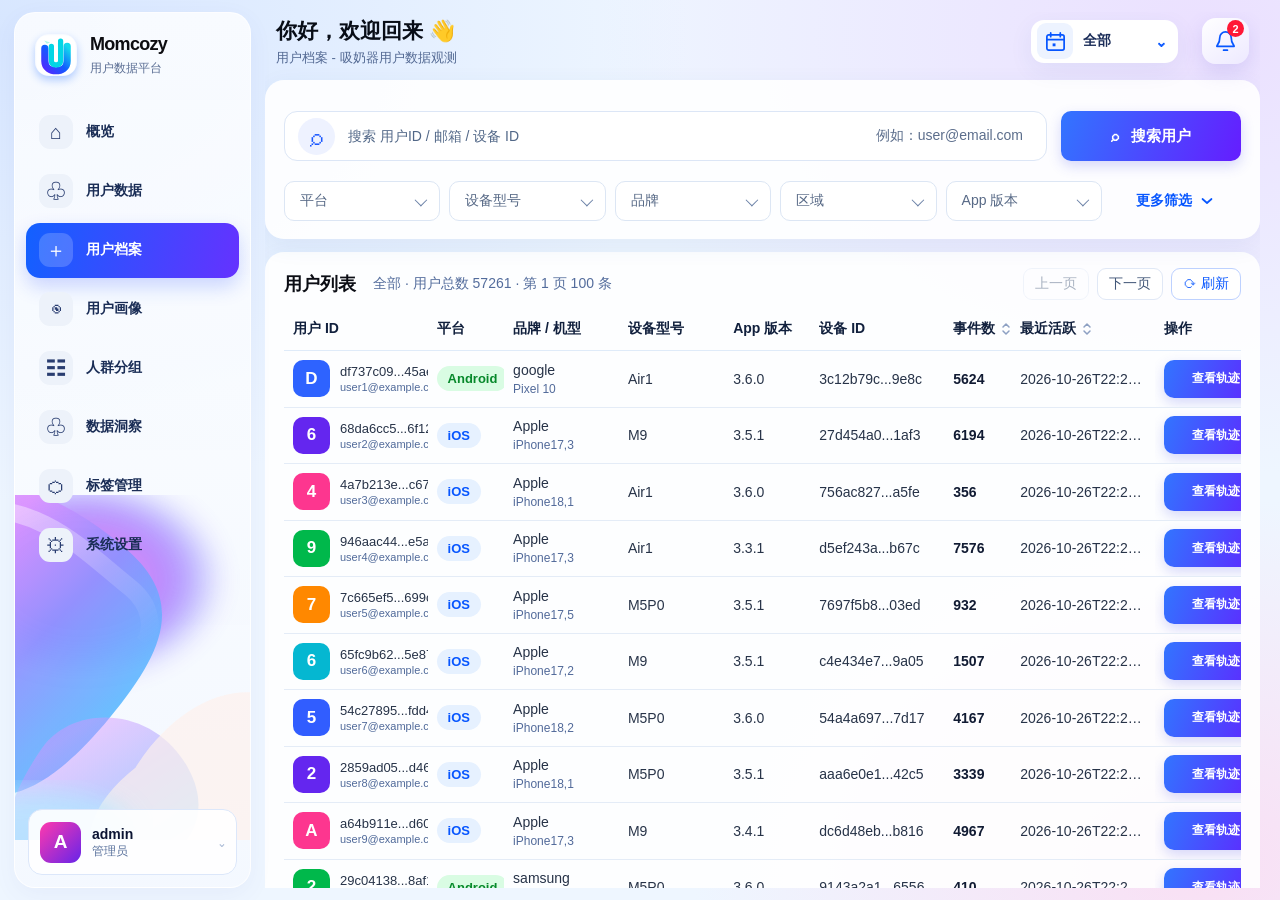
<file: index.html>
<!doctype html><html lang="zh-CN"><head><meta charset="utf-8"><meta name="viewport" content="width=device-width,initial-scale=1"><title>用户列表 - Momcozy 用户数据平台</title><link rel="stylesheet" href="styles.css?v=479a67ed4de1"></head><body data-page="users"><div id="app"></div><script src="app.js?v=479a67ed4de1"></script><script src="interactions.js?v=479a67ed4de1"></script></body></html>
</file>
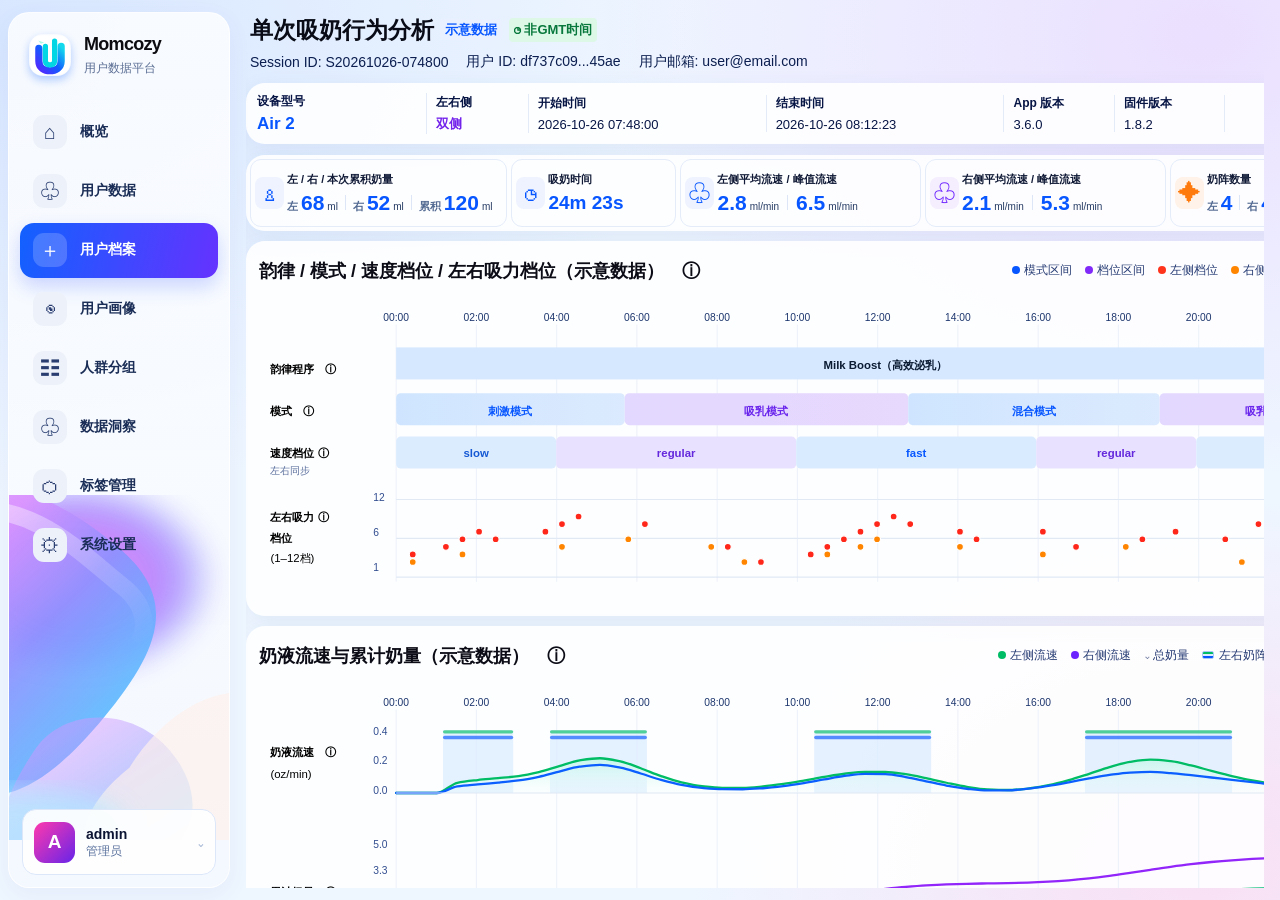
<file: session-analysis.html>
<!doctype html><html lang="zh-CN"><head><meta charset="utf-8"><meta name="viewport" content="width=device-width,initial-scale=1"><title>单次吸奶行为分析 - Momcozy 用户数据平台</title><link rel="stylesheet" href="styles.css?v=479a67ed4de1"></head><body data-page="session"><div id="app"></div><script src="app.js?v=479a67ed4de1"></script><script src="interactions.js?v=479a67ed4de1"></script></body></html>
</file>
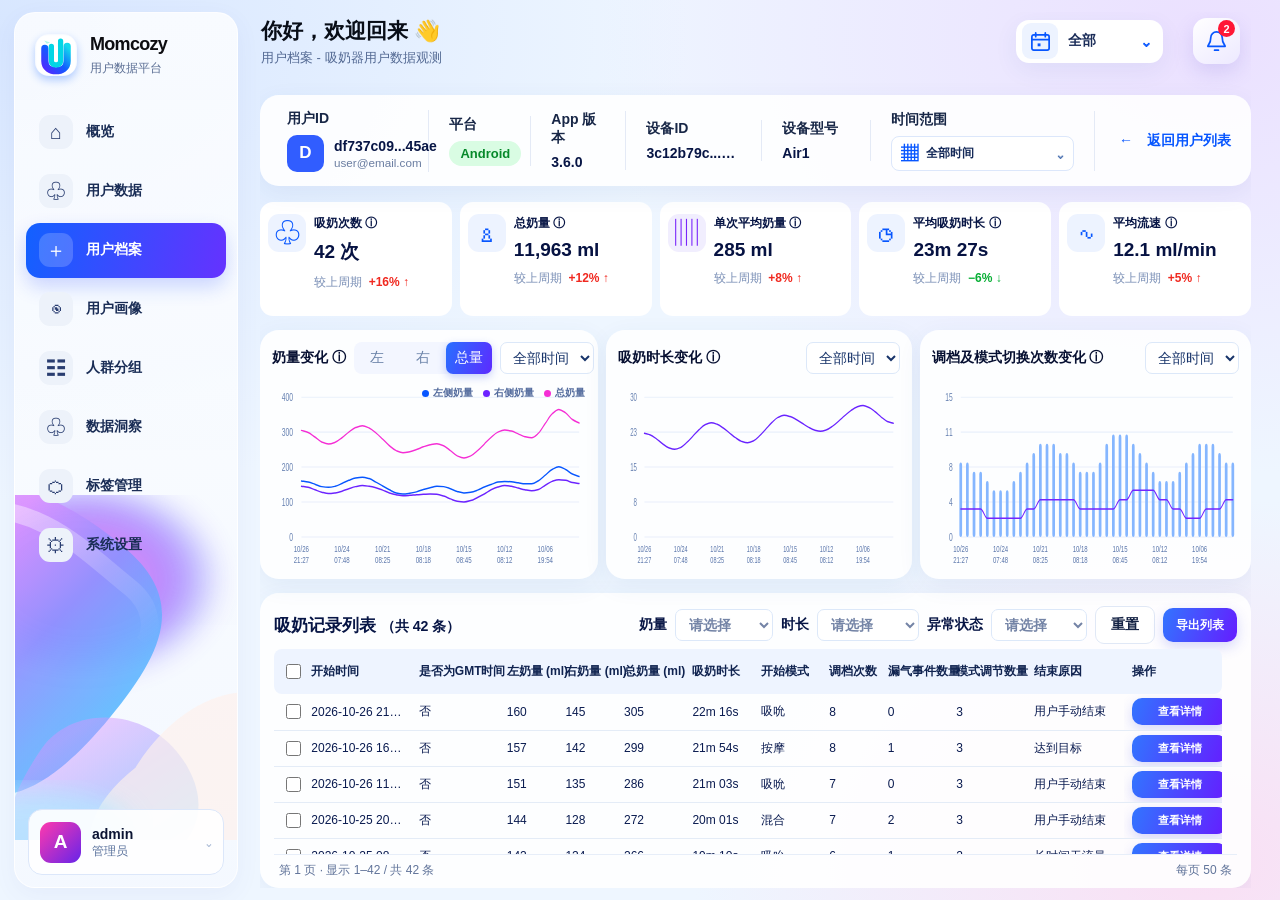
<file: user-track.html>
<!doctype html><html lang="zh-CN"><head><meta charset="utf-8"><meta name="viewport" content="width=device-width,initial-scale=1"><title>用户轨迹 - Momcozy 用户数据平台</title><link rel="stylesheet" href="styles.css?v=479a67ed4de1"></head><body data-page="track"><div id="app"></div><script src="app.js?v=479a67ed4de1"></script><script src="interactions.js?v=479a67ed4de1"></script></body></html>
</file>
<file: styles.css>
:root{--ink:#071545;--muted:#5b6f9d;--blue:#0756ff;--violet:#6625f8;--line:#e1eafb;--soft:#f3f7ff;--white:#fff;--green:#0dbc40;--shadow:0 7px 24px rgba(46,78,160,.07)}*{box-sizing:border-box}html{font-family:Inter,-apple-system,BlinkMacSystemFont,"PingFang SC","Microsoft YaHei",Arial,sans-serif}body{margin:0;color:var(--ink);min-width:1180px;background:radial-gradient(ellipse at 0 4%,#d7e6ff 0,transparent 38%),radial-gradient(ellipse at 94% 4%,#ebe0ff 0,transparent 36%),radial-gradient(ellipse at 94% 96%,#f9dff4 0,transparent 30%),#eef6ff;font-size:14px}button,input,select{font:inherit}button{cursor:pointer}a{color:inherit;text-decoration:none}.app-shell{display:grid;grid-template-columns:238px minmax(0,1fr);gap:12px;min-height:100vh;padding:12px 14px}.sidebar{position:relative;overflow:hidden;background:linear-gradient(180deg,rgba(255,255,255,.79),rgba(246,249,255,.77));border:1px solid rgba(255,255,255,.8);border-radius:21px;min-height:calc(100vh - 24px);display:flex;flex-direction:column;box-shadow:0 7px 25px rgba(80,92,184,.06)}.sidebar-art{position:absolute;bottom:47px;left:-22px;width:275px;height:345px;background:url(assets/sidebar-art.svg) center/cover no-repeat;pointer-events:none;opacity:.94}.brand{display:flex;align-items:center;gap:13px;padding:21px 20px 26px;position:relative;z-index:1}.brand-logo{width:42px;height:42px;border-radius:14px;box-shadow:0 4px 9px #aecaff;flex:0 0 auto}.brand strong{display:block;color:#0d0d11;font-size:18px;letter-spacing:-.7px;line-height:1.2}.brand small{display:block;color:#5b6e94;margin-top:4px;font-size:12px}.nav{position:relative;z-index:1;display:flex;flex-direction:column;gap:4px;padding:2px 11px}.nav a{height:55px;display:flex;align-items:center;gap:13px;padding:0 13px;border-radius:14px;font-weight:600;color:#1a2d56}.nav a.active{color:white;background:linear-gradient(103deg,#1261ff,#6532ff);box-shadow:0 9px 19px #274cff36}.nav-icon{width:34px;height:34px;display:grid;place-items:center;border-radius:11px;background:#edf2fa;color:#293d70;font-size:20px;font-weight:400}.active .nav-icon{background:#ffffff30;color:white}.profile{z-index:1;margin:auto 13px 12px;display:flex;align-items:center;gap:11px;background:rgba(255,255,255,.9);border:1px solid #dce7fa;border-radius:14px;padding:9px 11px;height:66px}.avatar-admin{width:41px;height:41px;border-radius:11px;background:linear-gradient(135deg,#ff39ad,#6724e9);color:white;font-weight:700;font-size:19px;display:grid;place-items:center}.profile strong{display:block;color:#0b1433;font-size:14px}.profile small{display:block;color:#58709b;margin-top:2px}.profile .caret{margin-left:auto;color:#6f8bb8}.workspace{min-width:0}.topbar{height:68px;display:flex;align-items:flex-start;justify-content:space-between;padding:6px 11px 0}.topbar h1{font-size:21px;line-height:1.25;margin:0;color:#080d17;font-weight:800}.topbar p{margin:5px 0 0;color:#536993;font-size:13px}.top-actions{display:flex;gap:24px;align-items:center}.icon-notice{position:relative;display:grid;place-items:center;width:47px;height:46px;border:0;border-radius:14px;color:#0756ff;background:linear-gradient(145deg,#fff,#ede9ff);box-shadow:0 8px 20px #7d73d933;font-size:23px}.icon-notice b{position:absolute;top:2px;right:5px;border-radius:50%;background:#ff1736;color:white;font-size:11px;min-width:17px;height:17px;display:grid;place-items:center}.top-select{height:43px;min-width:147px;background:#fff;border:0;border-radius:13px;box-shadow:var(--shadow);padding:0 15px;display:flex;align-items:center;gap:12px;color:#1b2d59;font-weight:600}.top-select .down{margin-left:auto;color:#0756ff}.calendar-ico{color:#0756ff;font-size:22px}.panel{background:rgba(255,255,255,.91);border-radius:19px;box-shadow:var(--shadow)}.primary-btn,.row-btn{border:0;background:linear-gradient(110deg,#3275ff,#651dff);color:#fff;border-radius:10px;font-weight:700;box-shadow:0 5px 13px #3d47e835}.primary-btn:hover,.row-btn:hover{filter:brightness(1.09)}.outline-btn{border:1px solid #e0e8f6;background:#fff;border-radius:9px;color:#152345;font-weight:700;height:38px;padding:0 15px}.outline-btn:hover{border-color:#2662ff;color:#0756ff}.tiny-select{height:34px;border:1px solid #dce7f7;border-radius:8px;background:#fff;padding:0 12px;color:#1a2852;min-width:90px}.tiny-select:focus,.filter-select:focus,.search-input:focus{outline:2px solid #85a9ff}.link-blue{color:#0756ff;font-weight:700;cursor:pointer}.filter-panel{padding:31px 19px 18px;margin-bottom:13px}.search-row{display:flex;gap:14px}.search-box{height:50px;display:flex;align-items:center;gap:11px;border:1px solid #dce6f6;border-radius:13px;background:#fff;flex:1;padding:0 13px}.search-lens{width:37px;height:37px;background:#eef2ff;border-radius:50%;display:grid;place-items:center;color:#1957ff;font-size:25px}.search-input{border:0;outline:0;flex:1;min-width:0;color:#1c2b50}.search-input::placeholder{color:#526888}.search-example{color:#5c6e8c;margin-right:10px;white-space:nowrap}.search-submit{width:180px;font-size:15px}.filter-row{display:grid;grid-template-columns:repeat(5,minmax(0,1fr)) 155px;gap:18px;margin-top:20px}.filter-select{height:40px;width:100%;border:1px solid #dce6f4;border-radius:10px;background:#fff;color:#576986;padding:0 15px;appearance:none;background-image:url("data:image/svg+xml,%3Csvg xmlns='http://www.w3.org/2000/svg' width='12' height='8'%3E%3Cpath d='m1 1 5 5 5-5' fill='none' stroke='%236a80a6' stroke-width='1.5'/%3E%3C/svg%3E");background-repeat:no-repeat;background-position:right 15px center}.more-filter{border:0;background:none;color:#0756ff;font-weight:700;white-space:nowrap}.extra-filters{display:none;margin-top:15px;gap:14px;align-items:center}.extra-filters.open{display:flex}.extra-filters label{color:#496087}.extra-filters input{height:36px;border:1px solid #dce6f4;border-radius:8px;padding:0 10px;width:130px}.users-panel{padding:16px 19px 10px;min-height:665px}.panel-heading{display:flex;align-items:center;gap:17px;margin-bottom:17px}.panel-heading h2{margin:0;color:#0b0d14;font-size:18px}.panel-heading span{color:#536c9c}.table-wrap{overflow-x:auto}.data-table{border-collapse:collapse;width:100%;table-layout:fixed}.data-table th{text-align:left;padding:8px 9px 12px;font-size:14px;font-weight:700;color:#11203d;white-space:nowrap;border-bottom:1px solid #dfebf9}.data-table td{padding:7px 9px;height:55px;border-bottom:1px solid #e4ecf7;color:#273348;white-space:nowrap;overflow:hidden;text-overflow:ellipsis}.data-table tbody tr:hover{background:#f8faff}.user-ident{display:flex;align-items:center;gap:10px;min-width:0}.user-avatar{width:37px;height:37px;flex:0 0 auto;border-radius:10px;color:#fff;font-size:17px;font-weight:700;display:grid;place-items:center}.user-ident .idline{overflow:hidden;text-overflow:ellipsis;font-size:13px}.user-ident small{display:block;font-size:11px;color:#506a9a;margin-top:2px;overflow:hidden;text-overflow:ellipsis}.platform-pill{display:inline-block;padding:5px 11px;border-radius:18px;font-weight:700;font-size:13px}.platform-pill.ios{background:#e6f1ff;color:#0756ff}.platform-pill.android{background:#d9fce3;color:#07892b}.brand-model small{display:block;color:#526a9a;font-size:12px;margin-top:4px}.event-count{font-weight:700;color:#111b33}.row-btn{height:38px;padding:0 21px;font-size:12px;min-width:105px}.empty{padding:30px;text-align:center;color:#6980a7}.pager{display:flex;justify-content:flex-end;align-items:center;gap:8px;padding-top:10px;color:#5b6d91}.pager button{border:1px solid #dbe6f7;background:#fff;border-radius:7px;padding:4px 9px;color:#315da6}.pager button:disabled{opacity:.4}.track-summary{display:grid;grid-template-columns:1.1fr .75fr .7fr 1fr .8fr 1.65fr 1fr;align-items:center;min-height:91px;padding:8px 20px;margin-bottom:16px}.summary-field{min-width:0;padding:0 20px;border-right:1px solid #e4eaf6}.summary-field:first-child{padding-left:7px}.summary-field:last-child{border:0;text-align:right;padding-right:0}.summary-field label{display:block;color:#182747;font-weight:700;margin-bottom:7px}.summary-field strong{display:block;overflow:hidden;text-overflow:ellipsis;white-space:nowrap}.summary-user{display:flex;align-items:center;gap:10px}.summary-user small{display:block;color:#6a7da1;margin-top:2px}.summary-date{border:1px solid #dce7fb;border-radius:8px;height:35px;width:100%;background:#fff;color:#132657;padding:0 8px;font-weight:600}.kpi-grid{display:grid;grid-template-columns:repeat(6,minmax(0,1fr));gap:15px;margin-bottom:14px}.kpi{height:114px;background:#fff;border-radius:13px;padding:17px 13px;display:flex;gap:13px;min-width:0}.kpi-icon{width:47px;height:47px;flex:0 0 auto;background:#edf3ff;border-radius:11px;color:#0756ff;display:grid;place-items:center;font-size:27px}.kpi:nth-child(3n) .kpi-icon{background:#f1eefe;color:#7924fa}.kpi:nth-child(6) .kpi-icon{background:#fff0ed;color:#fb3b34}.kpi label{display:block;font-weight:700;white-space:nowrap;font-size:12px;margin:1px 0 7px}.kpi strong{display:block;font-size:22px;color:#061242;white-space:nowrap}.kpi small{display:block;color:#7a8fb6;white-space:nowrap;margin-top:9px;font-size:12px}.rise{color:#f02920}.fall{color:#08af35}.chart-grid{display:grid;grid-template-columns:1.04fr .94fr 1.02fr;gap:15px;margin-bottom:14px}.chart-panel{height:249px;padding:12px 12px 8px;min-width:0}.chart-title{display:flex;justify-content:space-between;align-items:center;gap:8px}.chart-title h3{font-size:17px;color:#071032;margin:0;white-space:nowrap}.chart-title select,.chart-title button{height:32px;border:1px solid #dce8f9;background:#fff;border-radius:7px;color:#18346a;padding:0 8px}.chart-title .tabs{display:flex;background:#f3f6ff;border-radius:8px}.chart-title .tabs button{min-width:46px;border:0;background:none;color:#6b83a9}.chart-title .tabs button.selected{background:linear-gradient(110deg,#2870ff,#5d2bff);color:white;box-shadow:0 3px 8px #3c59eb4a}.mini-chart{height:192px;width:100%;display:block;margin-top:4px}.chart-tooltip{position:absolute;pointer-events:none;background:#fff;border-radius:9px;box-shadow:0 4px 16px #7992bd50;padding:8px 11px;color:#0b1740;font-size:12px;z-index:5;white-space:nowrap;display:none}.chart-tooltip.show{display:block}.session-list{padding:13px 14px 8px;min-height:319px}.section-bar{display:flex;align-items:center;justify-content:space-between;margin-bottom:12px}.section-bar h2{font-size:17px;margin:0}.session-filters{display:flex;align-items:center;gap:12px;font-weight:700}.session-filters select{height:32px;min-width:108px;border:1px solid #dce8f9;border-radius:7px;background:#fff;color:#7484a6;padding:0 9px}.session-table th{background:#eef4ff;border:0;padding:12px 8px;font-size:12px;color:#102350}.session-table th:first-child{border-radius:8px 0 0 8px}.session-table th:last-child{border-radius:0 8px 8px 0}.session-table td{height:36px;padding:4px 8px;font-size:12px;color:#0a1b50}.session-table .row-btn{height:27px;min-width:95px;padding:0 10px;font-size:11px}.status-pill{display:inline-block;padding:4px 9px;border-radius:6px;font-weight:700}.status-pill.good{background:#ddffe6;color:#05a934}.status-pill.warn{background:#fff1df;color:#e67500}.status-pill.bad{background:#ffebeb;color:#f52331}.session-top{display:flex;justify-content:space-between;align-items:flex-start;padding:3px 4px 0;height:71px}.session-top h1{font-size:23px;margin:0;color:#090c17}.session-top h1 em{font-size:13px;color:#0756ff;font-style:normal;background:#e9f0ff;padding:3px 5px;border-radius:4px;vertical-align:4px}.session-top p{font-size:14px;color:#0b1e4f;margin:7px 0 0}.session-user{display:flex;align-items:center;gap:10px}.session-user label{display:block;font-size:12px;margin-bottom:5px}.session-user strong{display:block;color:#0a0d17}.session-user small{display:block;color:#667da5}.session-meta{display:grid;grid-template-columns:1.05fr .7fr 1.7fr 1.7fr .8fr .8fr 1.4fr 3fr;align-items:center;min-height:66px;padding:7px 11px;margin-bottom:12px}.meta-cell{border-right:1px solid #e4ebf8;padding:0 18px;min-width:0}.meta-cell:first-child{padding-left:0}.meta-cell label{display:block;font-weight:700;font-size:12px;margin-bottom:4px}.meta-cell strong{white-space:nowrap;font-size:13px}.meta-cell .blue-text{color:#0756ff;font-size:17px}.meta-actions{display:flex;gap:10px;justify-content:flex-end;padding-left:12px}.meta-actions .primary-btn{height:40px;padding:0 20px;white-space:nowrap}.meta-actions .outline-btn{white-space:nowrap;height:40px}.metric-strip{display:grid;grid-template-columns:1fr 1fr 1.28fr 1.55fr 1.55fr .85fr .85fr .75fr;gap:8px;padding:7px;margin-bottom:10px}.metric{border:1px solid #e4ecfa;border-radius:11px;min-height:68px;padding:9px 8px;display:flex;align-items:center;gap:8px;white-space:nowrap;overflow:hidden}.metric-icon{height:38px;width:38px;flex:0 0 auto;border-radius:8px;background:#eef3ff;color:#0756ff;display:grid;place-items:center;font-size:23px}.metric:nth-child(4) .metric-icon{color:#6f25ff;background:#f4eeff}.metric:nth-child(5) .metric-icon{color:#ff7a0c;background:#fff2e8}.metric label{display:block;font-weight:700;font-size:11px;color:#111b37;margin-bottom:5px}.metric strong{font-size:22px;color:#0756ff}.metric small{font-size:12px;color:#162751}.metric .metric-sub{font-size:11px;color:#0756ff}.analysis-layout{display:grid;grid-template-columns:minmax(0,1fr) 268px;gap:12px}.analysis-main{min-width:0}.detail-chart{padding:12px 13px 8px;margin-bottom:10px;height:300px;overflow:hidden}.detail-chart.lower{height:420px}.detail-header{display:flex;align-items:center;gap:15px;min-height:35px}.detail-header h2{font-size:18px;color:#0b0c16;white-space:nowrap;margin:0}.detail-legend{display:flex;align-items:center;gap:13px;margin-left:auto;color:#283d75;font-size:12px;white-space:nowrap}.legend-dot{width:8px;height:8px;display:inline-block;border-radius:50%;margin-right:4px}.detail-tools{display:flex;gap:7px}.detail-tools button,.detail-tools select{border:1px solid #e1eaf7;background:#fff;border-radius:7px;height:33px;color:#233860;padding:0 9px}.detail-svg{width:100%;height:252px;display:block}.lower .detail-svg{height:365px}.event-pane{padding:10px 11px;min-height:730px;overflow:hidden}.event-pane h2{font-size:17px;margin:0 0 11px;color:#080a13;display:flex;justify-content:space-between}.event-pane h2 button{border:0;background:none;color:#1c3265;font-size:19px}.event-type{display:inline-block;background:#fff1e3;border-radius:6px;padding:5px 9px;font-weight:700;color:#2b261f;margin-bottom:7px}.event-type:before{content:'●';color:#ff7c00;margin-right:7px}.event-info{display:grid;grid-template-columns:79px minmax(0,1fr);gap:6px 7px;font-size:12px;padding:3px 6px 12px;border-bottom:1px solid #e5edfa}.event-info dt{font-weight:700;color:#304772}.event-info dd{margin:0;overflow:hidden;text-overflow:ellipsis;white-space:nowrap}.event-side{margin-top:10px;border:1px solid #dce8f7;border-radius:8px;overflow:hidden}.event-side h3{margin:0;padding:7px 11px;font-size:13px;color:#0756ff;background:#dff5ff}.event-side.right h3{color:#f07500;background:#fff0e1}.event-side div{display:flex;justify-content:space-between;padding:6px 10px;border-top:1px solid #e9eef7;font-size:12px}.event-side div span{font-weight:700}.event-side mark{color:#00a632;background:#ddffe6;border-radius:4px;padding:1px 5px}.full-log{width:100%;height:38px;background:white;border:1px solid #0756ff;color:#0756ff;font-weight:700;border-radius:8px;margin-top:10px}.toast{position:fixed;bottom:24px;right:25px;color:white;background:#14255b;padding:11px 18px;border-radius:9px;box-shadow:0 8px 20px #17235345;z-index:20}.modal-backdrop{position:fixed;inset:0;background:#111e4d70;display:flex;align-items:center;justify-content:center;z-index:30}.modal{width:min(700px,90vw);max-height:80vh;overflow:auto;border-radius:17px;background:white;box-shadow:0 20px 60px #15204850;padding:24px}.modal h2{margin:0 0 16px}.modal pre{white-space:pre-wrap;font-size:12px;color:#263c6e;background:#f2f6ff;padding:14px;border-radius:10px}.modal-close{float:right;border:0;background:#edf2ff;border-radius:6px;width:28px;height:28px}.hidden{display:none!important}@media(max-width:1390px){.app-shell{grid-template-columns:215px minmax(0,1fr)}.filter-row{gap:9px;grid-template-columns:repeat(5,minmax(0,1fr)) 130px}.kpi-grid{gap:8px}.kpi{padding:12px 8px;gap:8px}.kpi-icon{width:38px;height:38px}.kpi strong{font-size:19px}.chart-grid{gap:8px}.chart-title h3{font-size:14px}.session-meta{grid-template-columns:1fr .6fr 1.4fr 1.4fr .65fr .65fr 1fr 2.7fr}.meta-cell{padding:0 9px}.metric-strip{gap:4px}.metric{gap:3px;padding:7px 4px}.metric-icon{width:29px;height:32px}.metric strong{font-size:18px}}@media(max-width:1200px){body{min-width:1000px}.app-shell{grid-template-columns:190px minmax(0,1fr);padding:8px}.sidebar{min-height:calc(100vh - 16px)}.nav a{gap:7px;padding:0 8px}.brand{padding-left:12px}.track-summary{overflow-x:auto}.summary-field{padding:0 8px}.analysis-layout{grid-template-columns:minmax(0,1fr) 245px}.detail-legend{gap:5px;font-size:10px}.event-pane{padding:8px}.data-table{min-width:1200px}.session-table{min-width:1250px}.metric-strip{overflow-x:auto;grid-template-columns:repeat(8,minmax(125px,1fr))}}
body[data-page="users"] .panel-heading{margin-bottom:12px}body[data-page="users"] .users-table td{height:56.5px}body[data-page="users"] .pager{display:none}body[data-page="track"] .track-summary{margin-top:15px}body[data-page="session"] .session-meta{min-height:60px}body[data-page="session"] .metric-strip{padding:5px}body[data-page="session"] .metric{min-height:65px}
body[data-page="track"] .session-list .section-bar{margin-bottom:5px}
body[data-page="session"] .event-info{margin:0}
body[data-page="session"] .event-side h3{padding:6px 11px}body[data-page="session"] .event-side div{padding:4px 10px}
body[data-page="track"] .app-shell{grid-template-columns:224px minmax(0,1fr);gap:22px}body[data-page="track"] .topbar{padding-left:1px}body[data-page="track"] .top-select{min-width:163px}body[data-page="track"] .top-actions{gap:30px}body[data-page="session"] .app-shell{grid-template-columns:222px minmax(0,1fr);gap:16px;padding:12px 16px 12px 8px}
body[data-page="users"] .app-shell{grid-template-columns:237px minmax(0,1fr);gap:14px;padding-right:20px}body[data-page="track"] .app-shell{padding-right:29px}body[data-page="session"] .session-meta{height:61px;min-height:61px;margin-bottom:11px;padding:4px 11px}body[data-page="session"] .metric-strip{height:76px;padding:4px}body[data-page="session"] .metric{height:68px;min-height:0}
/* Interactive time range control */
.topbar{position:relative;z-index:10}.date-control{position:relative;display:flex;align-items:center;height:43px;min-width:147px;max-width:390px;padding:0 8px 0 6px;border-radius:13px;background:#fff;box-shadow:var(--shadow);color:#1b2d59}.date-icon-button{width:36px;height:36px;flex:0 0 36px;display:grid;place-items:center;border:0;border-radius:9px;background:#edf3ff;color:#0756ff}.date-icon-button:hover,.date-icon-button[aria-expanded="true"]{background:#dae8ff}.date-icon-button svg{width:23px;height:23px}.date-current{display:flex;align-items:center;gap:13px;min-width:0;flex:1;height:100%;border:0;background:transparent;color:#1b2d59;font-weight:700;padding:0 5px 0 10px;text-align:left}.date-status{overflow:hidden;text-overflow:ellipsis;white-space:nowrap}.date-chevron{margin-left:auto;color:#0756ff;font-size:18px;line-height:1}.date-control.is-custom{min-width:350px}.date-popover{position:absolute;right:0;top:calc(100% + 9px);width:320px;padding:11px;background:#fff;border:1px solid #dce7fb;border-radius:14px;box-shadow:0 16px 42px #31488738;z-index:60}.date-menu-title{font-weight:800;color:#172a55;padding:7px 10px 10px;border-bottom:1px solid #e9effa;margin-bottom:5px}.date-option{width:100%;display:flex;justify-content:space-between;align-items:center;text-align:left;border:0;background:#fff;border-radius:8px;padding:11px 10px;color:#23375d}.date-option:hover,.date-option.selected{background:#edf3ff;color:#0756ff}.option-check{opacity:0;font-weight:800}.date-option.selected .option-check{opacity:1}.date-custom{border-top:1px solid #e9effa;margin-top:7px;padding:11px 8px 4px}.date-custom label{display:block;color:#50658d;font-weight:700;font-size:12px;margin-bottom:10px}.date-custom input{display:block;width:100%;height:38px;margin-top:5px;border:1px solid #d7e3f7;border-radius:8px;background:#fff;color:#14264f;padding:0 9px;font-size:13px}.date-custom input:focus{outline:2px solid #9bb8ff;border-color:#3771ff}.date-error{margin:4px 0 9px;color:#df3140;font-size:12px}.date-custom-actions{display:flex;justify-content:flex-end;gap:8px}.date-custom-actions button{height:34px;min-width:63px}.notice-list{display:grid;gap:10px;margin-bottom:15px}.notice-list>div{background:#f4f7ff;border:1px solid #e1eafb;padding:12px;border-radius:10px}.notice-list strong{color:#0c1d48}.notice-list p{margin:5px 0 8px;color:#52678e}.notice-list a{color:#0756ff;font-weight:700}.chart-note{position:absolute;bottom:6px;left:50%;transform:translateX(-50%);padding:3px 7px;border-radius:5px;background:#eef3ff;color:#516b9d;font-size:10px;white-space:nowrap}.chart-panel{position:relative}.event-selected{outline:2px solid #5e80ff;outline-offset:-2px;transition:outline-color .8s}
.icon-notice svg{width:23px;height:23px}
/* Keep navigation fixed while the workspace scrolls independently. */
html,body{height:100%;overflow:hidden}.app-shell{height:100vh;min-height:0;overflow:hidden}.sidebar{height:100%;min-height:0}.workspace{height:100%;min-height:0;overflow-y:auto;overflow-x:hidden;overscroll-behavior:contain}
/* Preserve the detailed chart's desktop geometry on narrow windows. */
body[data-page="session"] .workspace{overflow-x:auto}body[data-page="session"] .workspace>*{min-width:1449px}
/* The three chart tooltips share the hovered Session index. */
.static-tip{display:none}.sync-crosshair{position:absolute;width:0;border-left:1px dashed #5f7fbc;pointer-events:none;z-index:2}.sync-chart-tip{position:absolute;z-index:4;pointer-events:none;background:#fff;border:1px solid #edf1f8;border-radius:8px;padding:8px 10px;box-shadow:0 5px 16px #758bb144;color:#0e1a40;font-size:11px;white-space:nowrap}.sync-chart-tip strong{display:block;margin-bottom:6px;color:#08143a}.sync-tip-row{display:flex;align-items:center;gap:5px;line-height:17px}.sync-tip-row i{display:block;width:7px;height:7px;flex:0 0 7px;border-radius:2px}.sync-tip-row span{flex:1}.sync-tip-row b{font-weight:700;margin-left:7px}
.chart-panel svg.mini-chart{cursor:pointer}.sync-chart-tip small{display:block;margin-top:6px;padding-top:5px;border-top:1px solid #ecf0f7;color:#0756ff;font-size:10px;font-weight:700}
.milk-legend{position:absolute;top:56px;right:13px;display:flex;align-items:center;gap:10px;z-index:2;white-space:nowrap;color:#536b9d;font-size:10px;font-weight:600;pointer-events:none}.milk-legend span{display:inline-flex;align-items:center;gap:4px;transition:opacity .15s}.milk-legend span.muted{opacity:.32}.milk-legend i{width:7px;height:7px;border-radius:50%;display:inline-block}.milk-legend [data-series="left"] i{background:#0756ff}.milk-legend [data-series="right"] i{background:#6c23ff}.milk-legend [data-series="total"] i{background:#f52ed5}
.sync-chart-tip small{white-space:normal;overflow-wrap:anywhere;line-height:1.3}
/* Single-user time range nested under the global time range. */
body[data-page="track"] .track-summary{position:relative;z-index:11;overflow:visible}.track-date-control{position:relative;min-width:0}.track-date-button{width:100%;height:35px;display:flex;align-items:center;gap:8px;min-width:0;padding:0 9px;border:1px solid #dce7fb;border-radius:8px;background:#fff;color:#142958;font-weight:700;text-align:left}.track-date-button:hover,.track-date-button[aria-expanded="true"]{border-color:#4d7bff}.track-date-calendar{color:#0756ff;font-size:17px;line-height:1}.track-date-status{flex:1;min-width:0;overflow:hidden;text-overflow:ellipsis;white-space:nowrap;font-size:12px}.track-date-arrow{color:#5277b4;font-size:15px}.track-date-popover{position:absolute;right:0;top:calc(100% + 8px);width:320px;padding:10px;background:#fff;border:1px solid #dce7fb;border-radius:13px;box-shadow:0 16px 38px #31488738;z-index:70}.track-parent-note{margin:4px 10px 7px;color:#7183a3;font-size:11px;line-height:1.4}.track-custom{border-top:1px solid #e9effa;margin-top:7px;padding:11px 8px 4px}.track-custom label{display:block;color:#50658d;font-weight:700;font-size:12px;margin-bottom:10px}.track-custom input{display:block;width:100%;height:38px;margin-top:5px;border:1px solid #d7e3f7;border-radius:8px;background:#fff;color:#14264f;padding:0 9px;font-size:13px}.track-custom input:focus{outline:2px solid #9bb8ff;border-color:#3771ff}
/* The single-user dashboard stays in place while its Session rows scroll. */
body[data-page="track"] .workspace{display:flex;flex-direction:column;overflow:hidden}
body[data-page="track"] .workspace>.topbar,body[data-page="track"] .workspace>.track-summary,body[data-page="track"] .workspace>.kpi-grid,body[data-page="track"] .workspace>.chart-grid{flex:0 0 auto}
body[data-page="track"] .session-list{display:flex;flex-direction:column;flex:1 1 auto;min-height:0;overflow:hidden}
body[data-page="track"] .session-list .section-bar{flex:0 0 auto}
body[data-page="track"] .session-scroll{flex:1 1 auto;min-height:0;overflow:auto;overscroll-behavior:contain;scrollbar-gutter:stable}
body[data-page="track"] .session-table thead{position:sticky;top:0;z-index:2}
body[data-page="track"] .session-table th{background:#eef4ff}
.session-pager{flex:0 0 auto;display:flex;justify-content:space-between;align-items:center;gap:12px;border-top:1px solid #e7eef9;padding:7px 5px 1px;color:#61749a;font-size:12px}
@media(max-height:720px){body[data-page="track"] .workspace{overflow-y:auto}body[data-page="track"] .session-list{flex:0 0 auto;height:250px}}
/* Keep the global date menu above the user summary and KPI cards. */
body[data-page="track"] .topbar{position:relative;z-index:30}
/* Preserve both analysis charts' SVG proportions so labels and strokes stay natural. */
body[data-page="session"] .detail-chart,body[data-page="session"] .detail-chart.lower{height:auto;min-height:0}
body[data-page="session"] .detail-chart .detail-svg{display:block;width:100%;height:auto;aspect-ratio:1000 / 280}
body[data-page="session"] .detail-chart.lower .detail-svg{aspect-ratio:1000 / 320}
body[data-page="session"] .event-pane{align-self:start;min-height:0}
body[data-page="session"] .detail-header{position:relative;z-index:3}
/* Detail inspectors appear only while a chart is hovered. */
body[data-page="session"] .static-detail-hover{display:none}
body[data-page="session"] .detail-hover-layer{pointer-events:none}
body[data-page="session"] .detail-hover-guide{stroke:#526b96;stroke-width:.7;stroke-dasharray:4 5;opacity:.38}
/* Session summary: show the three milk volumes together and give both flow values equal emphasis. */
body[data-page="session"] .metric-strip{grid-template-columns:max-content minmax(165px,1.1fr) repeat(2,minmax(235px,1.62fr)) minmax(125px,.86fr) repeat(3,minmax(125px,.86fr));overflow-x:auto}
body[data-page="session"] .metric-volume{padding-right:14px}

/* User list pagination lives beside the list summary. */
body[data-page="users"] .users-heading{justify-content:space-between;gap:16px}
body[data-page="users"] .users-heading-copy{display:flex;align-items:center;gap:17px;min-width:0;flex:1}
body[data-page="users"] .users-heading-copy h2{flex:none}
body[data-page="users"] #user-count{min-width:0;line-height:1.4;overflow-wrap:anywhere}
body[data-page="users"] .users-heading-actions{display:flex;align-items:center;gap:8px;flex:none;margin-left:auto}
body[data-page="users"] .users-heading-actions .outline-btn{height:32px;padding:0 11px;font-weight:500;color:#425778}
body[data-page="users"] .users-heading-actions .outline-btn:disabled{opacity:.45;cursor:default}
body[data-page="users"] .users-heading-actions .refresh-users{color:#0756ff;border-color:#bdd1ff}
body[data-page="session"] .metric-content{min-width:0;display:block}
body[data-page="session"] .metric-values{display:flex;align-items:baseline;gap:7px;white-space:nowrap}
body[data-page="session"] .metric-values>span{display:inline-flex;align-items:baseline;gap:3px;color:#526991;font-size:11px;font-weight:600}
body[data-page="session"] .metric-values i{width:1px;height:15px;align-self:center;background:#dce6f7}
body[data-page="session"] .metric-values strong{color:#0756ff;font-size:21px;line-height:1.05;font-weight:800}
body[data-page="session"] .metric-values small{font-size:10px;color:#233962;font-weight:500}
body[data-page="session"] .metric-flow .metric-values{gap:8px}
body[data-page="session"] .metric-flow .metric-values strong{font-size:21px}

body[data-page="session"] .metric-strip .metric:nth-child(2) strong{font-size:19px}

body[data-page="session"] .session-identity{display:flex;align-items:center;gap:18px;white-space:nowrap}
body[data-page="session"] .session-identity b{font-weight:500}

/* Keep session identifiers and technical values lighter than the page heading. */
body[data-page="session"] .session-identity,
body[data-page="session"] .session-identity b{font-weight:400}
body[data-page="session"] .session-meta .meta-cell:nth-child(3) strong,
body[data-page="session"] .session-meta .meta-cell:nth-child(4) strong,
body[data-page="session"] .session-meta .meta-cell:nth-child(5) strong,
body[data-page="session"] .session-meta .meta-cell:nth-child(6) strong{font-weight:500}

body[data-page="session"] .legend-range{display:inline-block;width:12px;height:8px;margin-right:5px;background:linear-gradient(to bottom,#00bd65 0 38%,#ddecff 38% 62%,#0756ff 62%);border:1px solid #a8c9f7;border-radius:2px}
body[data-page="session"] .event-type.is-anomaly{background:#fff0f0;color:#c62535}
body[data-page="session"] .event-type.is-anomaly:before{color:#ed3e4e}
body[data-page="session"] .event-side mark.leak-severe{background:#ffe5e7;color:#da2539}
body[data-page="track"] .session-filters{gap:8px;flex-wrap:wrap;justify-content:flex-end}
body[data-page="track"] .session-filters select{min-width:96px}

.more-filter{display:inline-flex;align-items:center;justify-content:center;gap:7px}
.more-filter-chevron{display:block;flex:0 0 16px;width:16px;height:16px;transition:transform .18s ease}
.more-filter[aria-expanded="true"] .more-filter-chevron{transform:rotate(180deg)}
.sync-point{position:absolute;z-index:3;width:7px;height:7px;border:1px solid #fff;border-radius:50%;box-shadow:0 0 0 1px #ffffff80;transform:translate(-50%,-50%);pointer-events:none}
.sort-button{display:inline-flex;align-items:center;gap:5px;padding:0;border:0;background:transparent;color:inherit;font-size:inherit;font-weight:inherit;white-space:nowrap}
.sort-button:hover,.sort-button[data-order="asc"],.sort-button[data-order="desc"]{color:#0756ff}
.sort-button:focus-visible{outline:2px solid #4d83ff;outline-offset:3px;border-radius:3px}
.sort-icon{display:block;flex:0 0 12px}
.sort-icon path{fill:none;stroke:#8da0c3;stroke-width:1.5;stroke-linecap:round;stroke-linejoin:round}
.sort-button[data-order="asc"] .sort-up,.sort-button[data-order="desc"] .sort-down{stroke:#0756ff;stroke-width:2}
body[data-page="track"] .session-export{height:34px;padding:0 13px;white-space:nowrap;font-size:12px}
body[data-page="track"] .session-select-cell{padding-left:8px;padding-right:4px;text-align:center}
body[data-page="track"] .session-select-cell input{width:15px;height:15px;accent-color:#245eff;cursor:pointer;vertical-align:middle}
body[data-page="track"] .session-table tbody tr.is-selected{background:#eef4ff}
body[data-page="users"] .event-count-filter{display:flex;align-items:center;gap:8px;color:#496087;white-space:nowrap}
body[data-page="users"] .event-count-filter select{height:36px;width:58px;border:1px solid #dce6f4;border-radius:8px;background:#fff;color:#233860;padding:0 8px}
body[data-page="users"] .event-count-filter input{width:112px}
body[data-page="users"] .event-count-filter select:focus-visible,body[data-page="users"] .event-count-filter input:focus-visible{outline:2px solid #85a9ff;outline-offset:1px}
body[data-page="session"] .session-meta{grid-template-columns:1.05fr .7fr 1.7fr 1.7fr .8fr .8fr 3.2fr}
@media(max-width:1390px){body[data-page="session"] .session-meta{grid-template-columns:1fr .6fr 1.4fr 1.4fr .65fr .65fr 2.7fr}}
.filter-panel{position:relative;z-index:5;overflow:visible}
.filter-dropdown{position:relative;min-width:0}
.filter-native-select{position:absolute!important;width:1px!important;height:1px!important;opacity:0;pointer-events:none}
.filter-dropdown-button{display:flex;align-items:center;width:100%;height:40px;padding:0 15px;border:1px solid #dce6f4;border-radius:10px;background:#fff;color:#576986;font:inherit;text-align:left;white-space:nowrap;cursor:pointer}
.filter-dropdown-button:after{content:"";width:8px;height:8px;margin-left:auto;border-right:1.5px solid #6a80a6;border-bottom:1.5px solid #6a80a6;transform:rotate(45deg) translateY(-2px)}
.filter-dropdown-button:hover,.filter-dropdown.open .filter-dropdown-button{border-color:#6797ff}
.filter-dropdown-button:focus-visible,.filter-dropdown-option:focus-visible{outline:2px solid #2870ff;outline-offset:2px}
.filter-dropdown-menu{display:none;position:absolute;top:calc(100% + 6px);left:0;right:0;min-width:max-content;padding:5px;background:#fff;border:1px solid #dce6f4;border-radius:10px;box-shadow:0 12px 28px #263f7c29;z-index:30}
.filter-dropdown.open .filter-dropdown-menu{display:block}
.filter-dropdown-option{display:block;width:100%;padding:9px 11px;border:0;border-radius:7px;background:#fff;color:#22385f;font:inherit;text-align:left;white-space:nowrap;cursor:pointer}
.filter-dropdown-option:hover,.filter-dropdown-option.selected{background:#edf3ff;color:#0756ff}

body[data-page="track"] .kpi-grid{grid-template-columns:repeat(5,minmax(0,1fr))}

body[data-page="session"] .metric-strip{grid-template-columns:max-content minmax(165px,1fr) repeat(2,minmax(235px,1.5fr)) repeat(2,minmax(190px,1.2fr)) minmax(125px,.8fr)}

.session-top .session-time-badge{display:inline-block;padding:3px 5px;border-radius:4px;vertical-align:4px;font-size:13px;color:#08783c;background:#def8e8;white-space:nowrap}
</file>
